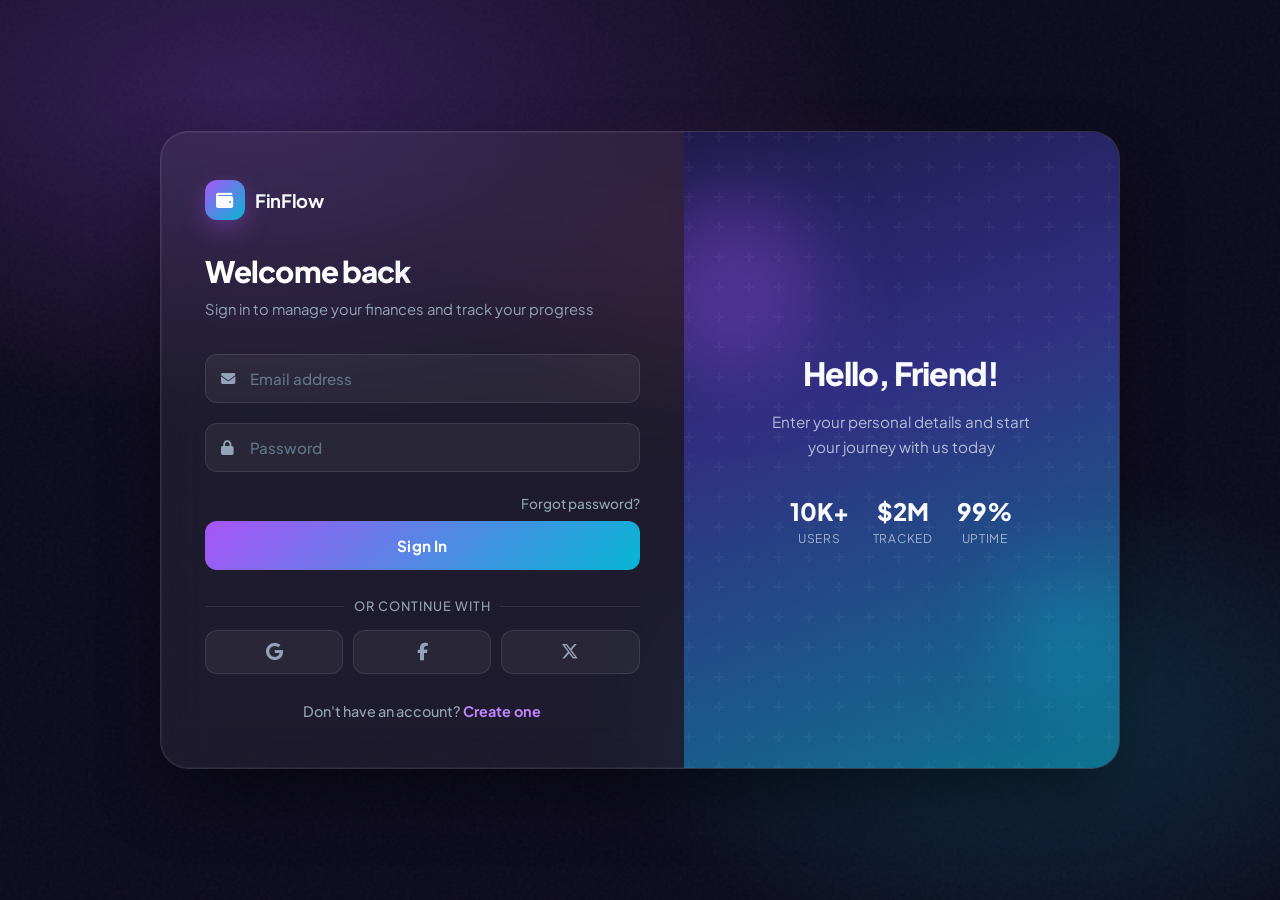
<file: src/main/resources/static/html/index.html>
<!DOCTYPE html>
<html lang="en">
<head>
  <meta charset="UTF-8">
  <meta name="viewport" content="width=device-width, initial-scale=1.0">
  <title>Login & Signup</title>
  <link rel="stylesheet" href="https://cdnjs.cloudflare.com/ajax/libs/font-awesome/6.5.1/css/all.min.css">
  <link rel="stylesheet" href="../css/login.css">
</head>
<body>
<div class="container">
  <div class="form-section">
    <div class="brand-mark">
      <div class="brand-icon"><i class="fas fa-wallet"></i></div>
      <span class="brand-name">FinFlow</span>
    </div>

    <div class="form-container active" id="loginForm">
      <h1 class="form-title">Welcome back</h1>
      <p class="form-subtitle">Sign in to manage your finances and track your progress</p>

      <form id="loginFormSubmit">
        <div class="form-group">
          <input type="email" class="form-control" placeholder="Email address" required>
          <i class="fas fa-envelope"></i>
        </div>

        <div class="form-group">
          <input type="password" class="form-control" placeholder="Password" required>
          <i class="fas fa-lock"></i>
        </div>

        <div class="forgot-password">
          <a href="#" onclick="showForgotPassword(); return false;">Forgot password?</a>
        </div>

        <button type="submit" class="btn-primary">
          <i class="fas fa-spinner loading"></i>
          <span class="btn-text">Sign In</span>
        </button>
      </form>

      <div class="social-login">
        <div class="social-title">Or continue with</div>
        <div class="social-buttons">
          <div class="social-btn" onclick="socialLogin('google')"><i class="fab fa-google"></i></div>
          <div class="social-btn" onclick="socialLogin('facebook')"><i class="fab fa-facebook-f"></i></div>
          <div class="social-btn" onclick="socialLogin('twitter')"><i class="fab fa-x-twitter"></i></div>
        </div>
      </div>

      <div class="form-switch">
        Don't have an account? <a href="#" onclick="showSignup(); return false;">Create one</a>
      </div>
    </div>

    <div class="form-container" id="signupForm">
      <h1 class="form-title">Create account</h1>
      <p class="form-subtitle">Join FinFlow and take control of your financial journey</p>

      <form id="signupFormSubmit">
        <div class="form-group">
          <input type="text" class="form-control" placeholder="Full name" required>
          <i class="fas fa-user"></i>
        </div>

        <div class="form-group">
          <input type="email" class="form-control" placeholder="Email address" required>
          <i class="fas fa-envelope"></i>
        </div>

        <div class="form-group">
          <input type="password" class="form-control" placeholder="Password" required>
          <i class="fas fa-lock"></i>
        </div>

        <div class="form-group">
          <input type="password" class="form-control" placeholder="Confirm password" required>
          <i class="fas fa-lock"></i>
        </div>

        <div class="checkbox-group">
          <input type="checkbox" id="terms" required>
          <label for="terms">I agree to the <a href="#">Terms of Service</a> and <a href="#">Privacy Policy</a></label>
        </div>

        <button type="submit" class="btn-primary">
          <i class="fas fa-spinner loading"></i>
          <span class="btn-text">Create Account</span>
        </button>
      </form>

      <div class="social-login">
        <div class="social-title">Or sign up with</div>
        <div class="social-buttons">
          <div class="social-btn" onclick="socialLogin('google')"><i class="fab fa-google"></i></div>
          <div class="social-btn" onclick="socialLogin('facebook')"><i class="fab fa-facebook-f"></i></div>
          <div class="social-btn" onclick="socialLogin('twitter')"><i class="fab fa-x-twitter"></i></div>
        </div>
      </div>

      <div class="form-switch">
        Already have an account? <a href="#" onclick="showLogin(); return false;">Sign in</a>
      </div>
    </div>

    <div class="form-container" id="forgotForm">
      <h1 class="form-title">Reset password</h1>
      <p class="form-subtitle">Enter your email and we'll send you reset instructions</p>

      <form id="forgotFormSubmit">
        <div class="form-group">
          <input type="email" class="form-control" placeholder="Email address" required>
          <i class="fas fa-envelope"></i>
        </div>

        <button type="submit" class="btn-primary">
          <i class="fas fa-spinner loading"></i>
          <span class="btn-text">Send Reset Link</span>
        </button>
      </form>

      <div class="form-switch">
        Remember your password? <a href="#" onclick="showLogin(); return false;">Sign in</a>
      </div>
    </div>
  </div>

  <div class="image-section">
    <div class="floating-shapes"></div>
    <div class="image-content">
      <h2 id="panelTitle">Hello, Friend!</h2>
      <p id="panelText">Enter your personal details and start your journey with us today</p>
      <div class="image-stats">
        <div class="stat-item">
          <span class="stat-value">10K+</span>
          <span class="stat-label">Users</span>
        </div>
        <div class="stat-item">
          <span class="stat-value">$2M</span>
          <span class="stat-label">Tracked</span>
        </div>
        <div class="stat-item">
          <span class="stat-value">99%</span>
          <span class="stat-label">Uptime</span>
        </div>
      </div>
    </div>
  </div>
</div>
<script src="../js/login.js"></script>
</body>
</html>
</file>
<file: src/main/resources/static/css/login.css>
@import url('https://fonts.googleapis.com/css2?family=Plus+Jakarta+Sans:wght@400;500;600;700;800&display=swap');

:root {
    --bg-deep: #0c0a1d;
    --bg-card: rgba(255, 255, 255, 0.06);
    --bg-card-solid: #13102a;
    --border: rgba(255, 255, 255, 0.1);
    --text-primary: #f8fafc;
    --text-muted: #94a3b8;
    --accent-start: #a855f7;
    --accent-end: #06b6d4;
    --accent-glow: rgba(168, 85, 247, 0.35);
    --success: #34d399;
    --error: #f87171;
    --input-bg: rgba(255, 255, 255, 0.05);
    --radius-lg: 20px;
    --radius-md: 12px;
}

* {
    margin: 0;
    padding: 0;
    box-sizing: border-box;
}

body {
    font-family: 'Plus Jakarta Sans', -apple-system, BlinkMacSystemFont, sans-serif;
    background: var(--bg-deep);
    min-height: 100vh;
    display: flex;
    align-items: center;
    justify-content: center;
    overflow-x: hidden;
    color: var(--text-primary);
}

body::before {
    content: '';
    position: fixed;
    inset: 0;
    background:
        radial-gradient(ellipse 80% 60% at 20% 10%, rgba(168, 85, 247, 0.25) 0%, transparent 60%),
        radial-gradient(ellipse 60% 50% at 80% 80%, rgba(6, 182, 212, 0.2) 0%, transparent 55%),
        radial-gradient(ellipse 50% 40% at 60% 30%, rgba(236, 72, 153, 0.12) 0%, transparent 50%);
    pointer-events: none;
    z-index: 0;
}

body::after {
    content: '';
    position: fixed;
    inset: 0;
    background-image: url("data:image/svg+xml,%3Csvg viewBox='0 0 256 256' xmlns='http://www.w3.org/2000/svg'%3E%3Cfilter id='noise'%3E%3CfeTurbulence type='fractalNoise' baseFrequency='0.9' numOctaves='4' stitchTiles='stitch'/%3E%3C/filter%3E%3Crect width='100%25' height='100%25' filter='url(%23noise)' opacity='0.04'/%3E%3C/svg%3E");
    pointer-events: none;
    z-index: 0;
}

.container {
    display: flex;
    background: var(--bg-card);
    backdrop-filter: blur(24px);
    -webkit-backdrop-filter: blur(24px);
    border: 1px solid var(--border);
    border-radius: 28px;
    box-shadow:
        0 0 0 1px rgba(255, 255, 255, 0.05) inset,
        0 32px 64px -12px rgba(0, 0, 0, 0.5);
    overflow: hidden;
    max-width: 960px;
    width: 92%;
    min-height: 580px;
    position: relative;
    z-index: 1;
}

.form-section {
    flex: 1.1;
    padding: 48px 44px;
    display: flex;
    flex-direction: column;
    justify-content: center;
    position: relative;
    z-index: 2;
}

.brand-mark {
    display: flex;
    align-items: center;
    gap: 10px;
    margin-bottom: 32px;
}

.brand-icon {
    width: 40px;
    height: 40px;
    border-radius: 12px;
    background: linear-gradient(135deg, var(--accent-start), var(--accent-end));
    display: flex;
    align-items: center;
    justify-content: center;
    font-size: 1.1rem;
    box-shadow: 0 8px 24px var(--accent-glow);
}

.brand-name {
    font-size: 1.15rem;
    font-weight: 700;
    letter-spacing: -0.02em;
}

.form-title {
    font-size: 1.85rem;
    font-weight: 800;
    margin-bottom: 8px;
    letter-spacing: -0.03em;
    background: linear-gradient(135deg, #fff 30%, #cbd5e1);
    -webkit-background-clip: text;
    -webkit-text-fill-color: transparent;
    background-clip: text;
}

.form-subtitle {
    color: var(--text-muted);
    margin-bottom: 32px;
    font-size: 0.925rem;
    line-height: 1.6;
}

.form-group {
    position: relative;
    margin-bottom: 20px;
}

.form-group i {
    position: absolute;
    left: 16px;
    top: 50%;
    transform: translateY(-50%);
    color: var(--text-muted);
    transition: color 0.25s ease;
    z-index: 1;
    font-size: 0.9rem;
}

.form-control {
    width: 100%;
    padding: 14px 18px 14px 44px;
    border: 1px solid var(--border);
    border-radius: var(--radius-md);
    font-size: 0.95rem;
    font-family: inherit;
    transition: all 0.25s ease;
    background: var(--input-bg);
    color: var(--text-primary);
    outline: none;
    font-weight: 500;
}

.form-control::placeholder {
    color: #64748b;
}

.form-control:focus {
    border-color: rgba(168, 85, 247, 0.6);
    background: rgba(255, 255, 255, 0.08);
    box-shadow: 0 0 0 3px rgba(168, 85, 247, 0.15);
}

.form-control:focus + i {
    color: var(--accent-start);
}

.btn-primary {
    width: 100%;
    background: linear-gradient(135deg, var(--accent-start), var(--accent-end));
    color: white;
    padding: 15px;
    border: none;
    border-radius: var(--radius-md);
    font-size: 0.95rem;
    font-weight: 700;
    font-family: inherit;
    cursor: pointer;
    transition: all 0.25s ease;
    margin-top: 8px;
    position: relative;
    overflow: hidden;
    display: flex;
    align-items: center;
    justify-content: center;
    gap: 8px;
    letter-spacing: 0.01em;
}

.btn-primary::before {
    content: '';
    position: absolute;
    inset: 0;
    background: linear-gradient(135deg, rgba(255,255,255,0.15), transparent);
    opacity: 0;
    transition: opacity 0.25s;
}

.btn-primary:hover {
    transform: translateY(-2px);
    box-shadow: 0 12px 32px var(--accent-glow);
}

.btn-primary:hover::before {
    opacity: 1;
}

.btn-primary:active {
    transform: translateY(0);
}

.btn-primary:disabled {
    opacity: 0.6;
    cursor: not-allowed;
    transform: none;
    box-shadow: none;
}

.social-login {
    margin-top: 28px;
}

.social-title {
    text-align: center;
    color: var(--text-muted);
    margin-bottom: 16px;
    position: relative;
    font-size: 0.8rem;
    font-weight: 500;
    text-transform: uppercase;
    letter-spacing: 0.08em;
}

.social-title::before,
.social-title::after {
    content: '';
    position: absolute;
    top: 50%;
    width: 32%;
    height: 1px;
    background: var(--border);
}

.social-title::before { left: 0; }
.social-title::after { right: 0; }

.social-buttons {
    display: flex;
    gap: 10px;
}

.social-btn {
    flex: 1;
    padding: 12px;
    border: 1px solid var(--border);
    border-radius: var(--radius-md);
    background: var(--input-bg);
    cursor: pointer;
    transition: all 0.25s ease;
    display: flex;
    align-items: center;
    justify-content: center;
    font-size: 1.1rem;
    color: var(--text-muted);
}

.social-btn:hover {
    border-color: rgba(168, 85, 247, 0.4);
    background: rgba(168, 85, 247, 0.1);
    color: var(--text-primary);
    transform: translateY(-2px);
}

.form-switch {
    text-align: center;
    margin-top: 28px;
    color: var(--text-muted);
    font-size: 0.9rem;
    font-weight: 500;
}

.form-switch a {
    color: #c084fc;
    text-decoration: none;
    font-weight: 700;
    transition: color 0.2s;
}

.form-switch a:hover {
    color: #e9d5ff;
}

.forgot-password {
    text-align: right;
    margin-top: 8px;
    margin-bottom: 4px;
}

.forgot-password a {
    color: var(--text-muted);
    text-decoration: none;
    font-size: 0.85rem;
    font-weight: 500;
    transition: color 0.2s;
}

.forgot-password a:hover {
    color: #c084fc;
}

.image-section {
    flex: 0.9;
    background: linear-gradient(160deg, #1e1b4b 0%, #312e81 40%, #0e7490 100%);
    display: flex;
    align-items: center;
    justify-content: center;
    text-align: center;
    position: relative;
    overflow: hidden;
    padding: 40px;
}

.image-section::before {
    content: '';
    position: absolute;
    inset: 0;
    background: url("data:image/svg+xml,%3Csvg width='60' height='60' viewBox='0 0 60 60' xmlns='http://www.w3.org/2000/svg'%3E%3Cg fill='none' fill-rule='evenodd'%3E%3Cg fill='%23ffffff' fill-opacity='0.04'%3E%3Cpath d='M36 34v-4h-2v4h-4v2h4v4h2v-4h4v-2h-4zm0-30V0h-2v4h-4v2h4v4h2V6h4V4h-4zM6 34v-4H4v4H0v2h4v4h2v-4h4v-2H6zM6 4V0H4v4H0v2h4v4h2V6h4V4H6z'/%3E%3C/g%3E%3C/g%3E%3C/svg%3E");
}

.image-content {
    z-index: 1;
    position: relative;
}

.image-content h2 {
    font-size: 2rem;
    margin-bottom: 16px;
    font-weight: 800;
    letter-spacing: -0.03em;
}

.image-content p {
    font-size: 0.95rem;
    line-height: 1.7;
    opacity: 0.75;
    color: #e2e8f0;
    max-width: 280px;
    margin: 0 auto;
}

.image-stats {
    display: flex;
    gap: 24px;
    justify-content: center;
    margin-top: 36px;
}

.stat-item {
    text-align: center;
}

.stat-value {
    font-size: 1.5rem;
    font-weight: 800;
    display: block;
}

.stat-label {
    font-size: 0.75rem;
    opacity: 0.6;
    text-transform: uppercase;
    letter-spacing: 0.06em;
    margin-top: 4px;
}

.floating-shapes::before,
.floating-shapes::after {
    content: '';
    position: absolute;
    border-radius: 50%;
    filter: blur(40px);
    animation: float 8s ease-in-out infinite;
}

.floating-shapes::before {
    width: 180px;
    height: 180px;
    background: rgba(168, 85, 247, 0.3);
    top: 10%;
    left: -10%;
}

.floating-shapes::after {
    width: 140px;
    height: 140px;
    background: rgba(6, 182, 212, 0.25);
    bottom: 10%;
    right: -5%;
    animation-delay: 4s;
}

@keyframes float {
    0%, 100% { transform: translateY(0) scale(1); }
    50% { transform: translateY(-24px) scale(1.05); }
}

.form-container {
    display: none;
}

.form-container.active {
    display: block;
    animation: fadeUp 0.45s ease;
}

@keyframes fadeUp {
    from { opacity: 0; transform: translateY(16px); }
    to { opacity: 1; transform: translateY(0); }
}

.checkbox-group {
    display: flex;
    align-items: flex-start;
    margin-bottom: 20px;
    font-size: 0.85rem;
    color: var(--text-muted);
    line-height: 1.5;
}

.checkbox-group input[type="checkbox"] {
    margin-right: 10px;
    margin-top: 3px;
    accent-color: var(--accent-start);
    width: 16px;
    height: 16px;
}

.checkbox-group a {
    color: #c084fc;
    font-weight: 600;
    text-decoration: none;
}

.loading {
    display: none;
}

.loading.show {
    display: inline-block;
    animation: spin 0.8s linear infinite;
}

@keyframes spin {
    to { transform: rotate(360deg); }
}

.form-control.success {
    border-color: var(--success);
}

.form-control.error {
    border-color: var(--error);
}

.toast {
    position: fixed;
    top: 24px;
    right: 24px;
    padding: 14px 20px;
    border-radius: var(--radius-md);
    font-size: 0.9rem;
    font-weight: 600;
    z-index: 9999;
    animation: toastIn 0.35s ease;
    backdrop-filter: blur(12px);
    border: 1px solid var(--border);
}

.toast.success {
    background: rgba(52, 211, 153, 0.15);
    color: var(--success);
    border-color: rgba(52, 211, 153, 0.3);
}

.toast.error {
    background: rgba(248, 113, 113, 0.15);
    color: var(--error);
    border-color: rgba(248, 113, 113, 0.3);
}

@keyframes toastIn {
    from { opacity: 0; transform: translateX(24px); }
    to { opacity: 1; transform: translateX(0); }
}

@media (max-width: 768px) {
    .container {
        flex-direction: column;
        max-width: 420px;
        border-radius: 24px;
    }

    .image-section {
        min-height: 180px;
        order: -1;
        padding: 32px 24px;
    }

    .image-stats {
        display: none;
    }

    .form-section {
        padding: 36px 28px;
    }

    .form-title {
        font-size: 1.6rem;
    }

    .social-buttons {
        gap: 8px;
    }
}

@media (max-width: 480px) {
    .form-section {
        padding: 28px 20px;
    }
}
</file>
